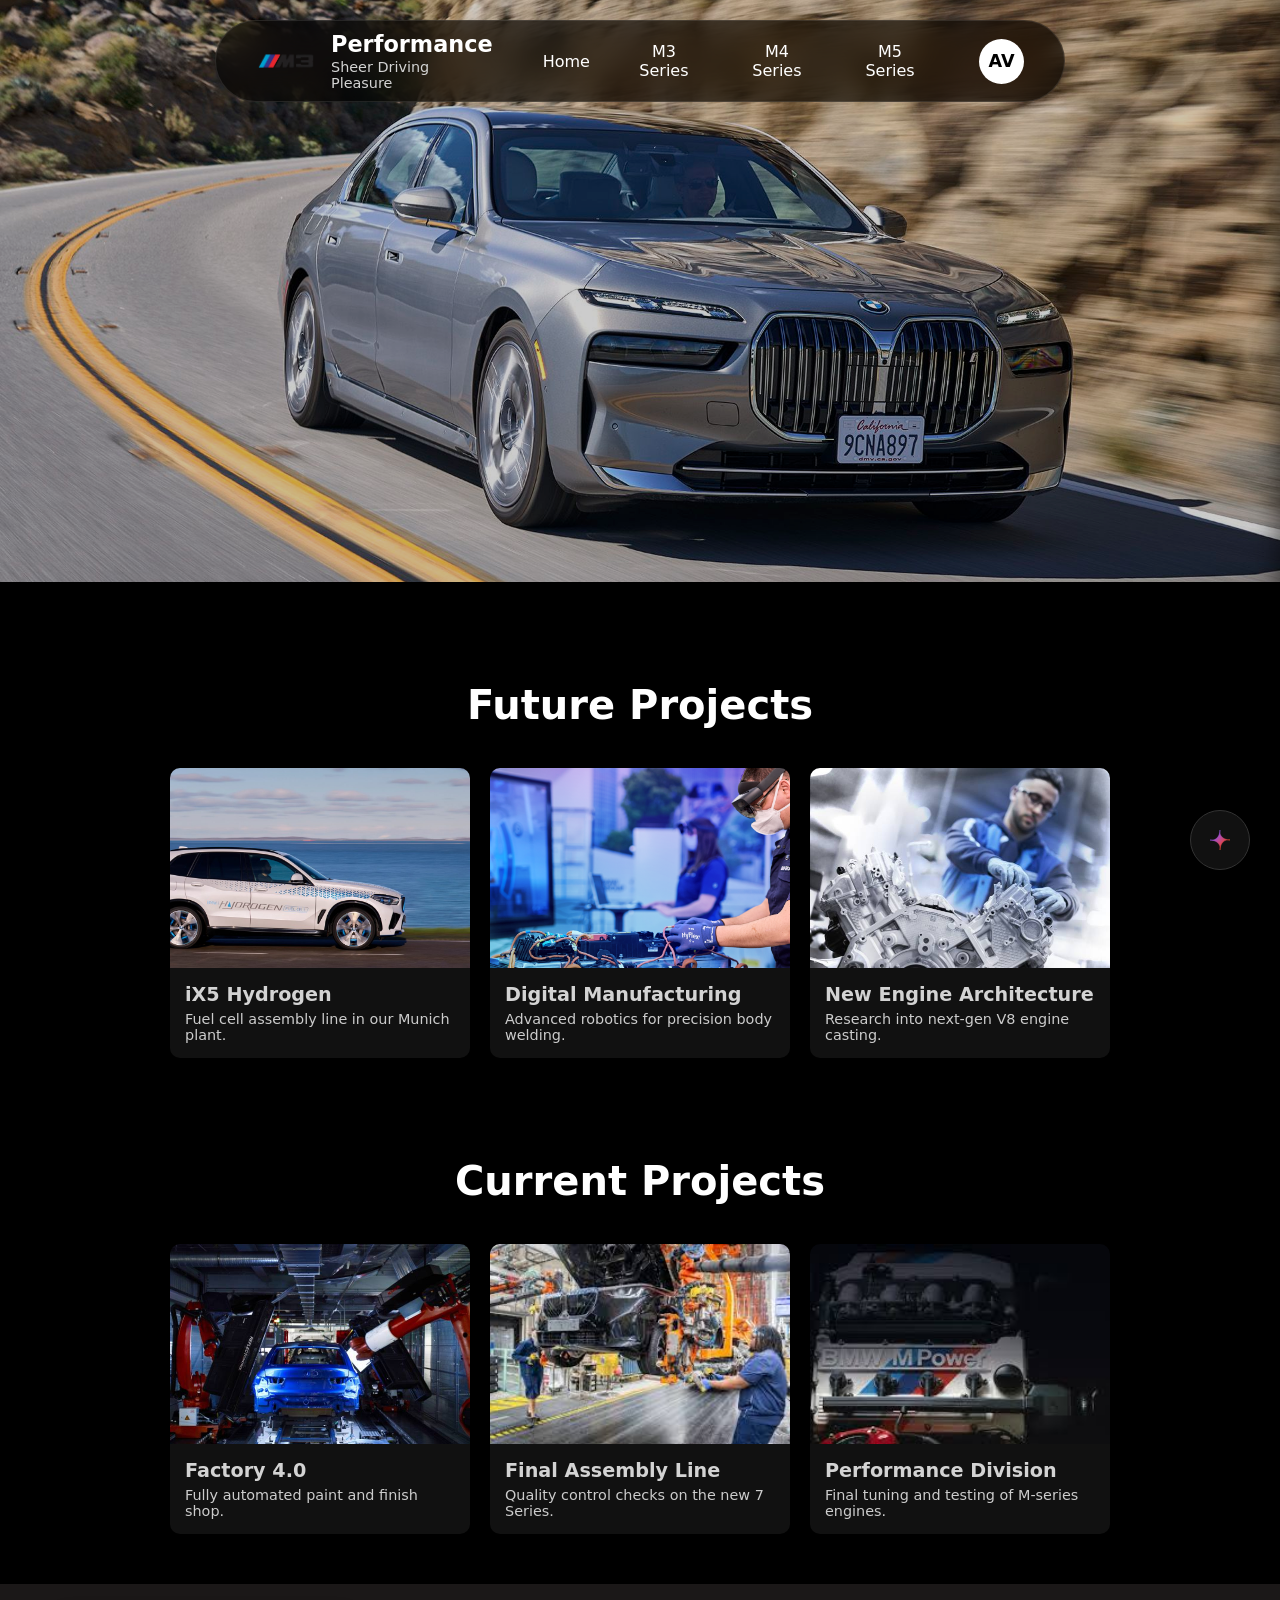
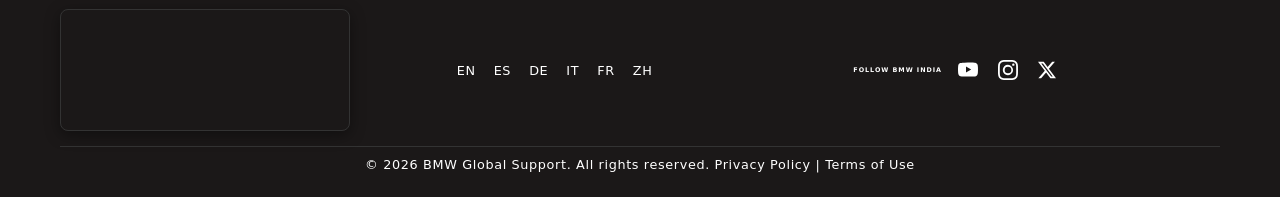
<file: gallery_HTML.html>
<!DOCTYPE html>
<html lang="en">
<head>
    <meta charset="UTF-8">
    <meta name="viewport" content="width=device-width, initial-scale=1.0">
    <title>BMW Gallery</title>
    <link rel="icon" href="BMW-logo2.png" type="image/x-icon">
    <link rel="stylesheet" href="gallery_CSS.css">
    
    
</head>

<body class="overflow-x-hidden">

    <div id="preloader">
        <div class="preloader-content">
            <img src="BMW-logo2.png" alt="BMW Logo" class="loader-logo">
            <div class="waving-dots">
                <span></span>
                <span></span>
                <span></span>
            </div>
        </div>
    </div>
    
    <header class="w-full">
        <nav class="flex flex-wrap md:flex-nowrap items-center justify-between w-full px-4 py-3 gap-4">
            <div class="left-section flex items-center gap-3">
                <a class="back-button-container shrink-0" id="backButton" href="index.html">
                    <img src="stripes-2.png" alt="BMW Logo">
                </a>
                <div class="brand-text flex flex-col">
                    <span class="main-brand-name" data-key="brand_main">Performance</span>
                    <span class="sub-brand-name" data-key="brand_sub">Sheer Driving Pleasure</span>
                </div>
            </div>

            <div class="rightnav w-full md:w-auto overflow-x-auto pb-2 md:pb-0">
                <ul class="navcontent flex items-center gap-4 sm:gap-6 md:gap-8 whitespace-nowrap px-1">
                    <li><a href="index.html" data-key="nav_home">Home</a></li>

                    <li class="frustration">
                        <a class="morefrustration" href="javascript:void(0)" data-key="nav_m3">M3 Series</a>
                        <div class="frustration1">
                            <a href="#" data-key="m3_G80">G80</a>
                            <a href="#" data-key="m3_Competition_xDrive">Competition xDrive</a>
                            <a href="G81_HTML.html" data-key="m3_G81">G81</a>
                            <a href="#" data-key="m3_CS_Club_Sport">CS (Club Sport)</a>
                            <a href="#" data-key="m3_CS_Handschalter">CS (Handschalter)</a>
                        </div>
                    </li>

                    <li class="frustration">
                        <a class="morefrustration" href="javascript:void(0)" data-key="nav_m4">M4 Series</a>
                        <div class="frustration1">
                            <a href="#" data-key="m4_competition">M4 Competition</a>
                            <a href="#" data-key="m4_xdrive">M4 Competition with M xDrive</a>
                            <a href="#" data-key="m4_cs">M4 CS</a>
                            <a href="#" data-key="m4_csl">M4 CSL</a>
                            <a href="#" data-key="m4_coupe">M4 Coupe</a>
                        </div>
                    </li>

                    <li class="frustration">
                        <a class="morefrustration" href="javascript:void(0)" data-key="nav_m5">M5 Series</a>
                        <div class="frustration1">
                            <a href="#" data-key="m5_e28">E28 M5 (1985-1988)</a>
                            <a href="#" data-key="m5_e34">E34 M5 (1988-1995)</a>
                            <a href="#" data-key="m5_e39_1">E39 M5 (1998-2003)</a>
                            <a href="#" data-key="m5_e39_2">E39 M5 (1998-2003)</a>
                            <a href="#" data-key="m5_e39_3">E39 M5 (1998-2003)</a>
                        </div>
                    </li>
                </ul>
            </div>
            
            <div class="avatar-dropdown-wrapper shrink-0">
                <div class="user-avatar" id="avatarTrigger">
                   <span class="avatar-text" data-key="user_avatar">AV</span>
                </div>

                <div class="avatar-menu-panel" id="avatarDropdown">
                    <a href="login_HTML.html" id="loginLink">🔐 Authenticate Login</a>
                    <a href="registration.html" id="registerLink">📝 Register Profile</a>
                    
                    <div id="driverHeader" class="driver-profile-header" style="display: none;">
                        DRIVER: <span id="dropdownUsername">Guest</span>
                    </div>
                    <a href="#settings" id="settingsLink" style="display: none;">⚙️ System Settings</a>
                    <a href="#" id="deleteAccountBtn" class="delete-profile-link" style="display: none;">⚠️ Delete Profile</a>
                    <a href="#" id="logoutBtn" class="logout-link" style="display: none;">🚪 Logout Driver</a>
                </div>
            </div>
        </nav>
    </header>

    <main class="w-full px-4 max-w-7xl mx-auto pt-6">
        <div class="slideshow-container w-full relative overflow-hidden rounded-2xl shadow-xl">
            <img src="gallery-3.jpg" alt="BMW interior" class="slideshow-image active" data-info="A glimpse inside the new M4 interior.">
            <img src="gallery-1.jpg" alt="BMW exterior" class="slideshow-image" data-info="The sleek exterior of the i7 electric sedan.">
            <img src="gallery-2.jpg" alt="BMW engine" class="slideshow-image" data-info="The powerful B58 inline-six engine in action.">
            <img src="moody.jpg" alt="BMW concept" class="slideshow-image" data-info="A futuristic vision of the BMW Neue Klasse concept.">
            
            <div class="image-info" id="imageInfo"></div>
        </div>
        
        <section class="projects-section mt-16">
            <h2 class="text-2xl sm:text-3xl font-bold mb-6" data-key="future_projects">Future Projects</h2>
            
            <div class="projects-container grid grid-cols-1 md:grid-cols-2 lg:grid-cols-3 gap-6 w-full">
                
                <div class="project-card w-full">
                    <img src="hydrogen.jpeg" alt="Factory assembly line" class="w-full h-48 object-cover">
                    <div class="project-info">
                        <a href="https://www.bmwgroup.com/en/news/general/2023/BMWiX5Hydrogen.html" class="link-part2">
                            <h3 data-key="project_ix5_title">iX5 Hydrogen</h3>
                            <p data-key="project_ix5_desc">Fuel cell assembly line in our Munich plant.</p>
                        </a>
                    </div>
                </div>
                
                <div class="project-card w-full">
                    <img src="ifactory.png" alt="Robot arm in action" class="w-full h-48 object-cover">
                    <div class="project-info">
                        <a href="https://www.bmwgroup.com/en/news/general/2022/bmw-ifactory-digital.html" class="link-part2">
                            <h3 data-key="project_digital_title">Digital Manufacturing</h3>
                            <p data-key="project_digital_desc">Advanced robotics for precision body welding.</p>
                        </a>
                    </div>
                </div>
                
                <div class="project-card w-full md:col-span-2 lg:col-span-1">
                    <img src="v8.jpg" alt="Engine block casting" class="w-full h-48 object-cover">
                    <div class="project-info">
                        <a href="https://www.press.bmwgroup.com/global/article/detail/T0283643EN/the-v8-power-unit-for-the-new-bmw-8-series-coupe:-a-masterpiece-from-the-munich-engine-plant?language=en" class="link-part2">
                            <h3 data-key="project_v8_title">New Engine Architecture</h3>
                            <p data-key="project_v8_desc">Research into next-gen V8 engine casting.</p>
                        </a>
                    </div>
                </div>
                
            </div>
        </section>

        <section class="projects-section mt-16">
            <h2 class="text-2xl sm:text-3xl font-bold mb-6" data-key="current_projects">Current Projects</h2>
            
            <div class="projects-container grid grid-cols-1 md:grid-cols-2 lg:grid-cols-3 gap-6 w-full">
                
                <div class="project-card w-full">
                    <img src="automated paint.jpg" alt="Automated paint shop" class="w-full h-48 object-cover">
                    <div class="project-info">
                        <a href="https://www.press.bmwgroup.com/global/article/detail/T0411621EN/automated-surface-processing-at-bmw-group-plant-regensburg-%E2%80%93-trio-of-digital-paint-shop-processes?language=en" class="link-part2">
                            <h3 data-key="project_factory_title">Factory 4.0</h3>
                            <p data-key="project_factory_desc">Fully automated paint and finish shop.</p>
                        </a>
                    </div>
                </div>
                
                <div class="project-card w-full">
                    <img src="final assembly.jpg" alt="Final quality check" class="w-full h-48 object-cover">
                    <div class="project-info">
                        <a href="https://www.bmwgroup-werke.com/en/produktion/vehicle-production.html" class="link-part2">
                            <h3 data-key="project_assembly_title">Final Assembly Line</h3>
                            <p data-key="project_assembly_desc">Quality control checks on the new 7 Series.</p>
                        </a>
                    </div>
                </div>
                
                <div class="project-card w-full md:col-span-2 lg:col-span-1">
                    <img src="m-series.jpg" alt="Engine block on a stand" class="w-full h-48 object-cover">
                    <div class="project-info">
                        <a href="https://www.bmw-m.com/en/topics/magazine-article-pool/bmw-m-engines.html" class="link-part2">
                            <h3 data-key="project_m_title">Performance Division</h3>
                            <p data-key="project_m_desc">Final tuning and testing of M-series engines.</p>
                        </a>
                    </div>
                </div>
                
            </div>
        </section>

        <section class="second">
    <!-- Main Content Row (All aligned on a single axis) -->
    <div class="footer-skits-row">
        
        <!-- LEFT ELEMENT: The Diagnostic Map -->
        <div class="footer-left-item">
            <div class="bmw-map-container">
                <iframe 
                    src="https://www.google.com/maps/embed?pb=!1m16!1m12!1m3!1d117758.85040182745!2d75.79427027581971!3d22.72956275215014!2m3!1f0!2f0!3f0!3m2!1i1024!2i768!4f13.1!2m1!1sBMW%20Showroom%20and%20Service%20Indore!5e0!3m2!1sen!2sin!4v1720831600000!5m2!1sen!2sin" 
                    allowfullscreen="" 
                    loading="lazy" 
                    referrerpolicy="no-referrer-when-downgrade">
                </iframe>
            </div>
        </div>

        <!-- CENTER ELEMENT: Language Selector & Privacy Links underneath -->
        <div class="footer-center-item">
            <nav class="main-navbar">
                <ul class="navcontent-2">
                    <li><a href="#" data-lang="en">EN</a></li>
                    <li><a href="#" data-lang="es">ES</a></li>
                    <li><a href="#" data-lang="de">DE</a></li>
                    <li><a href="#" data-lang="it">IT</a></li>
                    <li><a href="#" data-lang="fr">FR</a></li>
                    <li><a href="#" data-lang="zh">ZH</a></li>
                </ul>
            </nav>
            
        </div>

        <!-- RIGHT ELEMENT: Social Media Handles -->
        <div class="footer-right-item">
            <div class="footer-social-container">
                <span class="footer-brand-text">Follow BMW India</span>
                <div class="social-icons-wrapper">
                    <a href="https://www.youtube.com/user/bmwindia" target="_blank" rel="noopener noreferrer" class="social-link-icon" aria-label="BMW India YouTube">
                        <svg xmlns="http://www.w3.org/2000/svg" width="20" height="20" fill="currentColor" viewBox="0 0 16 16">
                            <path d="M8.051 1.999h.089c.822.003 4.987.033 6.11.335a2.01 2.01 0 0 1 1.415 1.42c.101.38.172.883.22 1.402l.01.104.022.26.008.104c.065.914.073 1.77.074 1.957v.075c-.001.194-.01 1.108-.082 2.06l-.008.105-.009.104c-.05.572-.124 1.14-.235 1.558a2.01 2.01 0 0 1-1.415 1.42c-1.16.312-5.569.334-6.18.335h-.142c-.309 0-1.587-.006-2.927-.052l-.17-.006-.087-.004-.171-.007-.171-.007c-1.11-.049-2.167-.128-2.654-.26a2.01 2.01 0 0 1-1.415-1.419c-.111-.417-.185-.986-.235-1.558L.09 9.82l-.008-.104A31 31 0 0 1 0 7.68v-.123c.002-.215.01-.958.064-1.778l.007-.103.003-.052.008-.104.022-.26c.047-.519.119-1.023.22-1.402a2.01 2.01 0 0 1 1.415-1.42c.487-.13 1.544-.21 2.654-.26l.17-.007.172-.006.086-.003.171-.007A100 100 0 0 1 7.858 2zM6.4 5.209v4.818l4.157-2.408z"/>
                        </svg>
                    </a>
                    <a href="https://www.instagram.com/bmwindia_official/" target="_blank" rel="noopener noreferrer" class="social-link-icon" aria-label="BMW India Instagram">
                        <svg xmlns="http://www.w3.org/2000/svg" width="20" height="20" fill="currentColor" viewBox="0 0 16 16">
                            <path d="M8 0C5.829 0 5.556.01 4.703.048 3.85.088 3.269.222 2.76.42a3.9 3.9 0 0 0-1.417.923A3.9 3.9 0 0 0 .42 2.76C.222 3.268.087 3.85.048 4.7.01 5.555 0 5.827 0 8.001c0 2.172.01 2.444.048 3.297.04.852.174 1.433.372 1.942.205.526.478.972.923 1.417.444.445.89.719 1.416.923.51.198 1.09.333 1.942.372C5.555 15.99 5.827 16 8 16s2.444-.01 3.298-.048c.851-.04 1.434-.174 1.943-.372a3.9 3.9 0 0 0 1.416-.923c.445-.445.718-.891.923-1.417.197-.509.332-1.09.372-1.942C15.99 10.445 16 10.173 16 8s-.01-2.444-.048-3.298c-.04-.851-.175-1.433-.372-1.941a3.9 3.9 0 0 0-.923-1.417A3.9 3.9 0 0 0 13.24.42c-.51-.198-1.092-.333-1.943-.372C10.443.01 10.172 0 7.998 0zm-.717 1.442h.718c2.136 0 2.389.007 3.232.046.78.035 1.204.166 1.486.275.373.145.64.319.92.599s.453.546.598.92c.11.281.24.705.275 1.485.039.843.047 1.096.047 3.231s-.008 2.389-.047 3.232c-.035.78-.166 1.203-.275 1.485a2.5 2.5 0 0 1-.599.919c-.28.28-.546.453-.92.598-.28.11-.704.24-1.485.276-.843.038-1.096.047-3.232.047s-2.39-.009-3.233-.047c-.78-.036-1.203-.166-1.485-.276a2.5 2.5 0 0 1-.92-.598 2.5 2.5 0 0 1-.6-.92c-.109-.281-.24-.705-.275-1.485-.038-.843-.046-1.096-.046-3.233s.008-2.388.046-3.231c.036-.78.166-1.204.276-1.486.145-.373.319-.64.599-.92.28-.28.546-.453.92-.598.282-.11.705-.24 1.485-.276.738-.034 1.024-.044 2.515-.045zm4.988 1.328a.96.96 0 1 0 0 1.92.96.96 0 0 0 0-1.92m-4.27 1.122a4.109 4.109 0 1 0 0 8.217 4.109 4.109 0 0 0 0-8.217m0 1.441a2.667 2.667 0 1 1 0 5.334 2.667 2.667 0 0 1 0-5.334"/>
                        </svg>
                    </a>
                    <a href="https://x.com/bmwindia" target="_blank" rel="noopener noreferrer" class="social-link-icon" aria-label="BMW India X">
                        <svg xmlns="http://www.w3.org/2000/svg" width="18" height="18" fill="currentColor" viewBox="0 0 16 16">
                            <path d="M12.6.75h2.454l-5.36 6.142L16 15.25h-4.937l-3.867-5.07-4.425 5.07H.316l5.733-6.57L0 .75h5.063l3.495 4.633L12.601.75Zm-.86 13.028h1.36L4.323 2.145H2.865z"/>
                        </svg>
                    </a>
                </div>
            </div>
        </div>
    </div>

    <!-- NEW ROW: Full-width clean copyright summary on the next line -->
    <div class="footer-copyright-row">
        <p>&copy; 2026 BMW Global Support. All rights reserved. <a href="#">Privacy Policy</a> | <a href="#">Terms of Use</a></p>
    </div>
</section>
        <!-- Reusable Gemini Gradient Definition Panel (Invisible) -->
                <svg style="width:0; height:0; position:absolute;" aria-hidden="true" focusable="false">
                    <linearGradient id="geminiGradient" x1="0%" y1="0%" x2="100%" y2="100%">
                        <stop offset="0%" stop-color="#4285F4" />
                        <stop offset="30%" stop-color="#9B51E0" />
                        <stop offset="70%" stop-color="#E94235" />
                        <stop offset="100%" stop-color="#F9AB00" />
                    </linearGradient>
                </svg>

        <!-- Floating Action Button (FAB) -->
                <button id="bmwAiToggleBtn" onclick="toggleBmwSidePanel()">
                    <!-- Gemini Sparkle SVG Logo -->
                    <svg class="gemini-logo-icon" width="24" height="24" viewBox="0 0 24 24" fill="none" xmlns="http://www.w3.org/2000/svg">
                        <path d="M12 2C12 2 12 7 9 10C6 13 2 12 2 12C2 12 7 12 10 15C13 18 12 22 12 22C12 22 12 17 15 14C18 11 22 12 22 12C22 12 17 12 14 9C11 6 12 2 12 2Z"/>
                    </svg>
                </button>

        <!-- Smooth Sliding VS Code-style Side Panel -->
                <div id="bmwAiSidePanel">

                    <!-- Panel Header -->
                    <div class="panel-header">
                        <div class="brand-wrapper">
                            <!-- Header Gemini Sparkle SVG Logo -->
                            <svg class="gemini-logo-icon" width="18" height="18" viewBox="0 0 24 24" fill="none" xmlns="http://www.w3.org/2000/svg">
                                <path d="M12 2C12 2 12 7 9 10C6 13 2 12 2 12C2 12 7 12 10 15C13 18 12 22 12 22C12 22 12 17 15 14C18 11 22 12 22 12C22 12 17 12 14 9C11 6 12 2 12 2Z"/>
                            </svg>
                            <h3>BMW GLOBAL SUPPORT AI</h3>
                        </div>
                        <!-- Close Button -->
                        <button class="close-btn" onclick="toggleBmwSidePanel()">&times;</button>
                    </div>
                        
                    <!-- Panel Content Area -->
                    <div class="panel-content">
                        <p class="panel-description">Input telemetry details or vehicle accident characteristics to generate a real-time safety baseline assessment.</p>
        
                        <div class="output-container">
                            <strong class="label-heading">Diagnostic Output:</strong>
                            <div id="aiOutputView">System standing by. Awaiting input report...</div>
                        </div>
                    </div>

                        
                    <!-- Panel Input Footer -->
                    <div class="panel-footer">
                        <textarea id="userDamageReport" placeholder="Describe vehicle impact, dashboard alerts, or component cracks..."></textarea>
                        <button class="analyze-btn" onclick="runSystemCheck()">Analyze Telemetry</button>
                    </div>
                </div>
    </main>

    <script src="gallery_Javascript.js"></script>
    <script src="translate.js"></script>
    <script src="dropdown.js"></script>
    <script src="auth.js"></script>
</body>
</html>
</file>
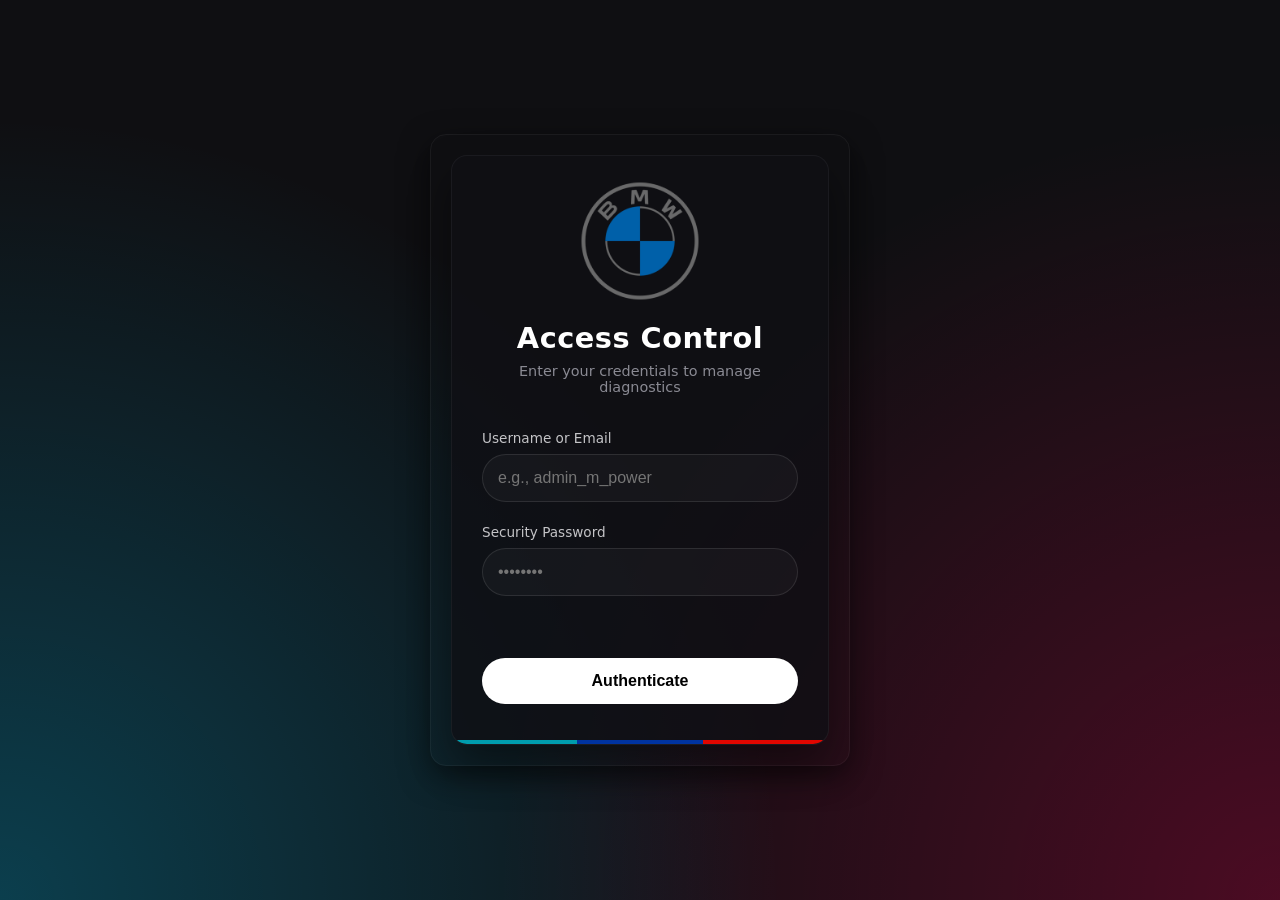
<file: login_HTML.html>
<!DOCTYPE html>
<html lang="en">
<head>
    <meta charset="UTF-8">
    <meta name="viewport" content="width=device-width, initial-scale=1.0">
    <title>M-Performance Support | Login</title>
    <link rel="icon" href="BMW-logo2.png" type="image/x-icon">
    <link rel="stylesheet" href="login_CSS.css">
</head>
<body>

    <div class="login-container">
        <div class="login-card">
            <div class="login-header">
                <img src="BMW-logo2.png" alt="BMW Logo" class="login-logo">
                <h2>Access Control</h2>
                <p>Enter your credentials to manage diagnostics</p>
            </div>

            <form id="loginForm">
                <div class="input-group">
                    <label for="username">Username or Email</label>
                    <input type="text" id="username" required autocomplete="off" placeholder="e.g., admin_m_power">
                </div>

                <div class="input-group">
                    <label for="password">Security Password</label>
                    <input type="password" id="password" required placeholder="••••••••">
                </div>

                <button type="submit" class="login-btn">Authenticate</button>
            </form>

            <div class="m-stripes-divider"></div>
        </div>
    </div>
    <div id="custom-alert" class="hidden-modal">
    <div class="modal-content">
        <h3 style="color: #ff4d4d; margin-bottom: 10px;">Access Denied</h3>
        <p>Invalid Access Control credentials.</p>
        <button onclick="closeAlert()" class="modal-btn">Acknowledge</button>
    </div>
</div>
<script src="auth.js"></script>
</body>
</html>
</file>
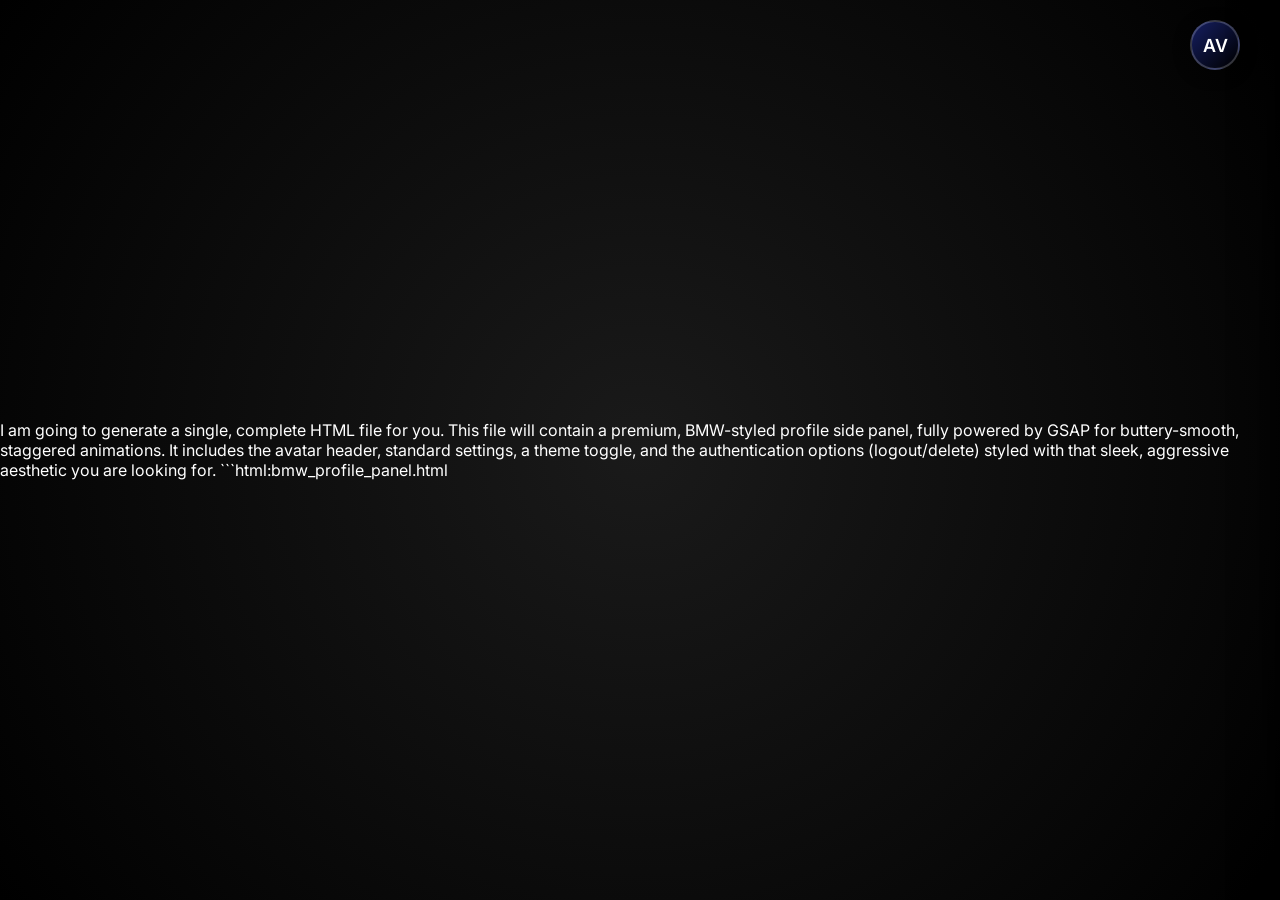
<file: preview-2.html>
I am going to generate a single, complete HTML file for you. This file will contain a premium, BMW-styled profile side panel, fully powered by GSAP for buttery-smooth, staggered animations.

It includes the avatar header, standard settings, a theme toggle, and the authentication options (logout/delete) styled with that sleek, aggressive aesthetic you are looking for.

```html:bmw_profile_panel.html
<!DOCTYPE html>
<html lang="en">
<head>
    <meta charset="UTF-8">
    <meta name="viewport" content="width=device-width, initial-scale=1.0">
    <title>BMW Premium Profile Panel</title>
    
    <!-- Google Fonts for a sleek, automotive look -->
    <link href="https://fonts.googleapis.com/css2?family=Inter:wght@300;400;600;700&display=swap" rel="stylesheet">
    
    <!-- FontAwesome for Icons -->
    <link rel="stylesheet" href="https://cdnjs.cloudflare.com/ajax/libs/font-awesome/6.4.0/css/all.min.css">

    <!-- GSAP Core Library -->
    <script src="https://cdnjs.cloudflare.com/ajax/libs/gsap/3.12.2/gsap.min.js"></script>

    <style>
        /* ==========================================================================
           1. BASE STYLES & RESET
           ========================================================================== */
        * {
            margin: 0;
            padding: 0;
            box-sizing: border-box;
            font-family: 'Inter', sans-serif;
        }

        body {
            background-color: #0a0a0a;
            color: #ffffff;
            height: 100vh;
            display: flex;
            justify-content: center;
            align-items: center;
            overflow: hidden;
            background-image: radial-gradient(circle at 50% 50%, #1a1a1a 0%, #000000 100%);
        }

        /* Mock main navigation bar just to hold the trigger button */
        .mock-navbar {
            position: absolute;
            top: 0;
            left: 0;
            width: 100%;
            padding: 20px 40px;
            display: flex;
            justify-content: flex-end;
            z-index: 10;
        }

        /* Avatar Trigger Button on the main page */
        .avatar-trigger {
            width: 50px;
            height: 50px;
            border-radius: 50%;
            background: linear-gradient(135deg, #151e60 0%, #000000 100%);
            border: 2px solid rgba(255, 255, 255, 0.2);
            color: #fff;
            font-weight: 600;
            font-size: 18px;
            display: flex;
            justify-content: center;
            align-items: center;
            cursor: pointer;
            transition: all 0.3s ease;
            box-shadow: 0 4px 15px rgba(0, 0, 0, 0.5);
        }

        .avatar-trigger:hover {
            border-color: #e32322; /* BMW M Red accent on hover */
            transform: scale(1.05);
        }

        /* ==========================================================================
           2. OVERLAY & PANEL STRUCTURE
           ========================================================================== */
        
        /* The dark overlay that fades in behind the panel */
        .panel-overlay {
            position: fixed;
            top: 0;
            left: 0;
            width: 100vw;
            height: 100vh;
            background: rgba(0, 0, 0, 0.6);
            backdrop-filter: blur(5px);
            -webkit-backdrop-filter: blur(5px);
            z-index: 9998;
            opacity: 0;
            visibility: hidden; /* Handled by GSAP */
        }

        /* The Main Side Panel */
        .profile-panel {
            position: fixed;
            top: 0;
            right: 0;
            width: 100%;
            max-width: 400px;
            height: 100vh;
            background: rgba(15, 15, 15, 0.95);
            backdrop-filter: blur(20px);
            -webkit-backdrop-filter: blur(20px);
            border-left: 1px solid rgba(255, 255, 255, 0.1);
            z-index: 9999;
            display: flex;
            flex-direction: column;
            box-shadow: -10px 0 30px rgba(0, 0, 0, 0.8);
            
            /* Hidden state for GSAP to animate from */
            transform: translateX(100%); 
        }

        /* BMW M-Color Gradient Strip at the top */
        .profile-panel::before {
            content: '';
            position: absolute;
            top: 0;
            left: 0;
            width: 100%;
            height: 4px;
            background: linear-gradient(90deg, #84d6fa 0%, #151e60 50%, #e32322 100%);
        }

        /* ==========================================================================
           3. PANEL HEADER (Avatar & User Info)
           ========================================================================== */
        .panel-header {
            padding: 40px 30px 30px;
            display: flex;
            align-items: center;
            gap: 20px;
            border-bottom: 1px solid rgba(255, 255, 255, 0.05);
            position: relative;
        }

        .close-btn {
            position: absolute;
            top: 20px;
            right: 25px;
            background: transparent;
            border: none;
            color: rgba(255, 255, 255, 0.5);
            font-size: 24px;
            cursor: pointer;
            transition: color 0.3s;
        }

        .close-btn:hover {
            color: #fff;
        }

        .avatar-large {
            width: 70px;
            height: 70px;
            border-radius: 50%;
            background: #222;
            border: 2px solid rgba(255, 255, 255, 0.8);
            color: #fff;
            font-size: 24px;
            font-weight: 700;
            display: flex;
            justify-content: center;
            align-items: center;
            flex-shrink: 0;
            /* If they have a photo, it would go here as an img tag or background-image */
        }

        .user-info h2 {
            font-size: 20px;
            font-weight: 600;
            letter-spacing: -0.5px;
            margin-bottom: 4px;
        }

        .user-info p {
            font-size: 13px;
            color: rgba(255, 255, 255, 0.5);
            font-weight: 300;
            letter-spacing: 0.5px;
        }

        /* ==========================================================================
           4. MENU LIST (Navigation Options)
           ========================================================================== */
        .panel-content {
            flex-grow: 1;
            padding: 30px;
            overflow-y: auto;
        }

        /* Custom Scrollbar for sleekness */
        .panel-content::-webkit-scrollbar { width: 6px; }
        .panel-content::-webkit-scrollbar-track { background: transparent; }
        .panel-content::-webkit-scrollbar-thumb { background: rgba(255,255,255,0.2); border-radius: 10px; }

        .menu-list {
            list-style: none;
            display: flex;
            flex-direction: column;
            gap: 10px;
        }

        .menu-item {
            display: flex;
            align-items: center;
            gap: 15px;
            padding: 15px 20px;
            border-radius: 12px;
            color: rgba(255, 255, 255, 0.8);
            text-decoration: none;
            font-size: 15px;
            font-weight: 400;
            cursor: pointer;
            transition: all 0.3s ease;
            background: transparent;
            border: 1px solid transparent;
        }

        .menu-item i {
            font-size: 18px;
            width: 24px;
            text-align: center;
            color: rgba(255, 255, 255, 0.4);
            transition: color 0.3s ease;
        }

        .menu-item:hover {
            background: rgba(255, 255, 255, 0.03);
            border-color: rgba(255, 255, 255, 0.1);
            color: #fff;
            transform: translateX(5px); /* Subtle physical hover push */
        }

        .menu-item:hover i {
            color: #84d6fa; /* BMW Cyan accent on hover */
        }

        .menu-divider {
            height: 1px;
            background: rgba(255, 255, 255, 0.05);
            margin: 15px 0;
        }

        /* Special Toggle Switch styling for Theme */
        .theme-toggle-container {
            display: flex;
            justify-content: space-between;
            align-items: center;
            width: 100%;
        }

        .toggle-switch {
            width: 40px;
            height: 22px;
            background: rgba(255,255,255,0.2);
            border-radius: 20px;
            position: relative;
            cursor: pointer;
        }

        .toggle-switch::after {
            content: '';
            position: absolute;
            top: 2px;
            left: 2px;
            width: 18px;
            height: 18px;
            background: #fff;
            border-radius: 50%;
            transition: 0.3s;
        }
        /* Active state for toggle (mocking dark mode active) */
        .toggle-switch.active { background: #84d6fa; }
        .toggle-switch.active::after { transform: translateX(18px); }

        /* ==========================================================================
           5. PANEL FOOTER (Destructive Actions)
           ========================================================================== */
        .panel-footer {
            padding: 30px;
            border-top: 1px solid rgba(255, 255, 255, 0.05);
            display: flex;
            flex-direction: column;
            gap: 15px;
        }

        .action-btn {
            width: 100%;
            padding: 16px;
            border-radius: 12px;
            font-size: 14px;
            font-weight: 600;
            cursor: pointer;
            display: flex;
            justify-content: center;
            align-items: center;
            gap: 10px;
            border: none;
            transition: all 0.3s ease;
        }

        .btn-logout {
            background: rgba(255, 255, 255, 0.05);
            color: #fff;
            border: 1px solid rgba(255, 255, 255, 0.1);
        }

        .btn-logout:hover {
            background: rgba(255, 255, 255, 0.1);
        }

        .btn-delete {
            background: transparent;
            color: #e32322; /* BMW Red */
            border: 1px solid rgba(227, 35, 34, 0.3);
        }

        .btn-delete:hover {
            background: rgba(227, 35, 34, 0.1);
            border-color: #e32322;
        }

    </style>
</head>
<body>

    <!-- MOCK NAVBAR WITH TRIGGER BUTTON -->
    <nav class="mock-navbar">
        <button id="avatarTrigger" class="avatar-trigger">AV</button>
    </nav>

    <!-- OVERLAY -->
    <div id="panelOverlay" class="panel-overlay"></div>

    <!-- PROFILE PANEL -->
    <aside id="profilePanel" class="profile-panel">
        
        <!-- HEADER -->
        <div class="panel-header">
            <button id="closeBtn" class="close-btn"><i class="fa-solid fa-xmark"></i></button>
            <div class="avatar-large">AV</div>
            <div class="user-info">
                <h2 class="animate-item">Avinash Vyas</h2>
                <p class="animate-item">BMW ID: 8492-M-DEV</p>
            </div>
        </div>

        <!-- CONTENT MENU -->
        <div class="panel-content">
            <ul class="menu-list">
                <!-- We apply 'animate-item' to elements we want GSAP to stagger -->
                <li class="menu-item animate-item">
                    <i class="fa-solid fa-user"></i>
                    <span>Profile & Account</span>
                </li>
                <li class="menu-item animate-item">
                    <i class="fa-solid fa-car"></i>
                    <span>My Garage</span>
                </li>
                <li class="menu-item animate-item">
                    <i class="fa-solid fa-bell"></i>
                    <span>Notifications</span>
                </li>
                
                <div class="menu-divider animate-item"></div>
                
                <!-- THEME TOGGLE -->
                <li class="menu-item animate-item" onclick="document.getElementById('themeToggle').classList.toggle('active')">
                    <div class="theme-toggle-container">
                        <div style="display: flex; align-items: center; gap: 15px;">
                            <i class="fa-solid fa-moon"></i>
                            <span>Dark Theme</span>
                        </div>
                        <div id="themeToggle" class="toggle-switch active"></div>
                    </div>
                </li>

                <li class="menu-item animate-item">
                    <i class="fa-solid fa-shield-halved"></i>
                    <span>Privacy & Data</span>
                </li>
                <li class="menu-item animate-item">
                    <i class="fa-solid fa-headset"></i>
                    <span>BMW Support</span>
                </li>
            </ul>
        </div>

        <!-- FOOTER ACTIONS -->
        <div class="panel-footer">
            <button class="action-btn btn-logout animate-item">
                <i class="fa-solid fa-arrow-right-from-bracket"></i> Log Out
            </button>
            <button class="action-btn btn-delete animate-item">
                <i class="fa-solid fa-trash"></i> Delete Account
            </button>
        </div>
    </aside>

    <!-- GSAP ANIMATION LOGIC -->
    <script>
        document.addEventListener("DOMContentLoaded", () => {
            
            // 1. Select DOM Elements
            const triggerBtn = document.getElementById('avatarTrigger');
            const closeBtn = document.getElementById('closeBtn');
            const overlay = document.getElementById('panelOverlay');
            const panel = document.getElementById('profilePanel');
            const animateItems = document.querySelectorAll('.animate-item'); // All list items, titles, buttons

            // 2. Setup GSAP Timeline
            // paused: true means it won't run until we explicitly call play()
            const panelTimeline = gsap.timeline({ paused: true, reversed: true });

            // Step 1: Fade in the dark overlay
            panelTimeline.to(overlay, {
                autoAlpha: 1, // GSAP smart property that handles opacity and visibility: visible/hidden
                duration: 0.3,
                ease: "power2.inOut"
            }, 0); // The '0' means start exactly at the beginning of the timeline

            // Step 2: Slide the panel in from the right
            panelTimeline.to(panel, {
                x: "0%", 
                duration: 0.5,
                ease: "power3.out" // A very smooth, premium deceleration curve
            }, 0); // Start at the same time as the overlay

            // Step 3: Stagger the items inside the panel (Slide up and fade in)
            panelTimeline.from(animateItems, {
                y: 30, // Start 30px lower
                opacity: 0, // Start invisible
                duration: 0.4,
                stagger: 0.05, // 0.05 seconds between each item animating
                ease: "power2.out"
            }, 0.2); // Start this animation 0.2 seconds AFTER the timeline begins

            // 3. Logic to Play / Reverse the animation
            function togglePanel() {
                // If the timeline is currently reversed (closed), play it forward (open)
                if (panelTimeline.reversed()) {
                    panelTimeline.play();
                } else {
                    // Otherwise, play it backwards (close)
                    panelTimeline.reverse();
                }
            }

            // 4. Attach Event Listeners
            triggerBtn.addEventListener('click', togglePanel);
            closeBtn.addEventListener('click', togglePanel);
            
            // Allow clicking the dark background to close the panel
            overlay.addEventListener('click', togglePanel);
        });
    </script>
</body>
</html>
</file>
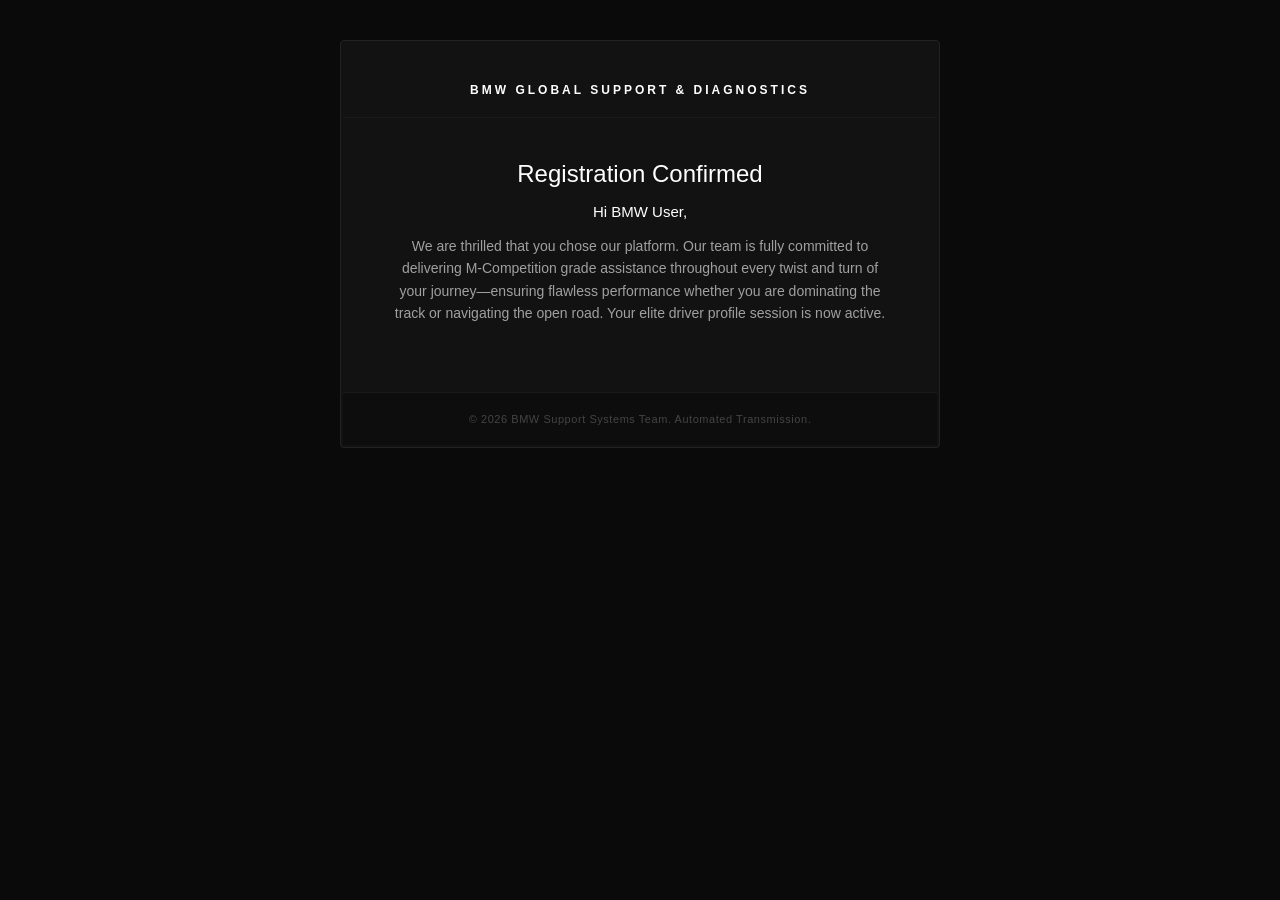
<file: preview.html>
<!DOCTYPE html>
        <html>
        <head>
            <meta charset="UTF-8">
            <meta name="viewport" content="width=device-width, initial-scale=1.0">
        </head>
        <body style="margin: 0; padding: 0; background-color: #0a0a0a; font-family: 'Helvetica Neue', Arial, sans-serif;">
            <table width="100%" border="0" cellspacing="0" cellpadding="0" style="background-color: #0a0a0a; padding: 40px 20px;">
                <tr>
                    <td align="center">
                        <table width="100%" style="max-width: 600px; background-color: #121212; border: 1px solid #222222; border-radius: 4px; overflow: hidden;">
                            
                            <!-- Premium Header -->
                            <tr>
                                <td align="center" style="padding: 40px 40px 20px 40px; border-bottom: 1px solid #1a1a1a;">
                                    <div style="font-size: 12px; font-weight: 700; letter-spacing: 0.25em; color: #ffffff; text-transform: uppercase;">
                                        BMW GLOBAL SUPPORT & DIAGNOSTICS
                                    </div>
                                </td>
                            </tr>

                            <!-- Content Section -->
                            <tr>
                                <td style="padding: 40px 50px;">
                                    <h1 style="margin: 0 0 15px 0; font-size: 24px; font-weight: 300; color: #ffffff; text-align: center;">
                                        Registration Confirmed
                                    </h1>
                                    <p style="margin: 0 0 15px 0; font-size: 15px; color: #ffffff; font-weight: 500; text-align: center;">
                                        Hi BMW User,
                                    </p>
                                    <p style="margin: 0 0 25px 0; font-size: 14px; line-height: 1.6; color: #a0a0a0; text-align: center;">
                                        We are thrilled that you chose our platform. Our team is fully committed to delivering M-Competition grade assistance throughout every twist and turn of your journey—ensuring flawless performance whether you are dominating the track or navigating the open road. Your elite driver profile session is now active.
                                    </p>
                                </td>
                            </tr>

                            <!-- Professional System Footer -->
                            <tr>
                                <td align="center" style="background-color: #0d0d0d; padding: 20px 40px; border-top: 1px solid #1a1a1a;">
                                    <p style="margin: 0; font-size: 11px; letter-spacing: 0.05em; color: #444444;">
                                        &copy; 2026 BMW Support Systems Team. Automated Transmission.
                                    </p>
                                </td>
                            </tr>

                        </table>
                    </td>
                </tr>
            </table>
        </body>
        </html>
</file>
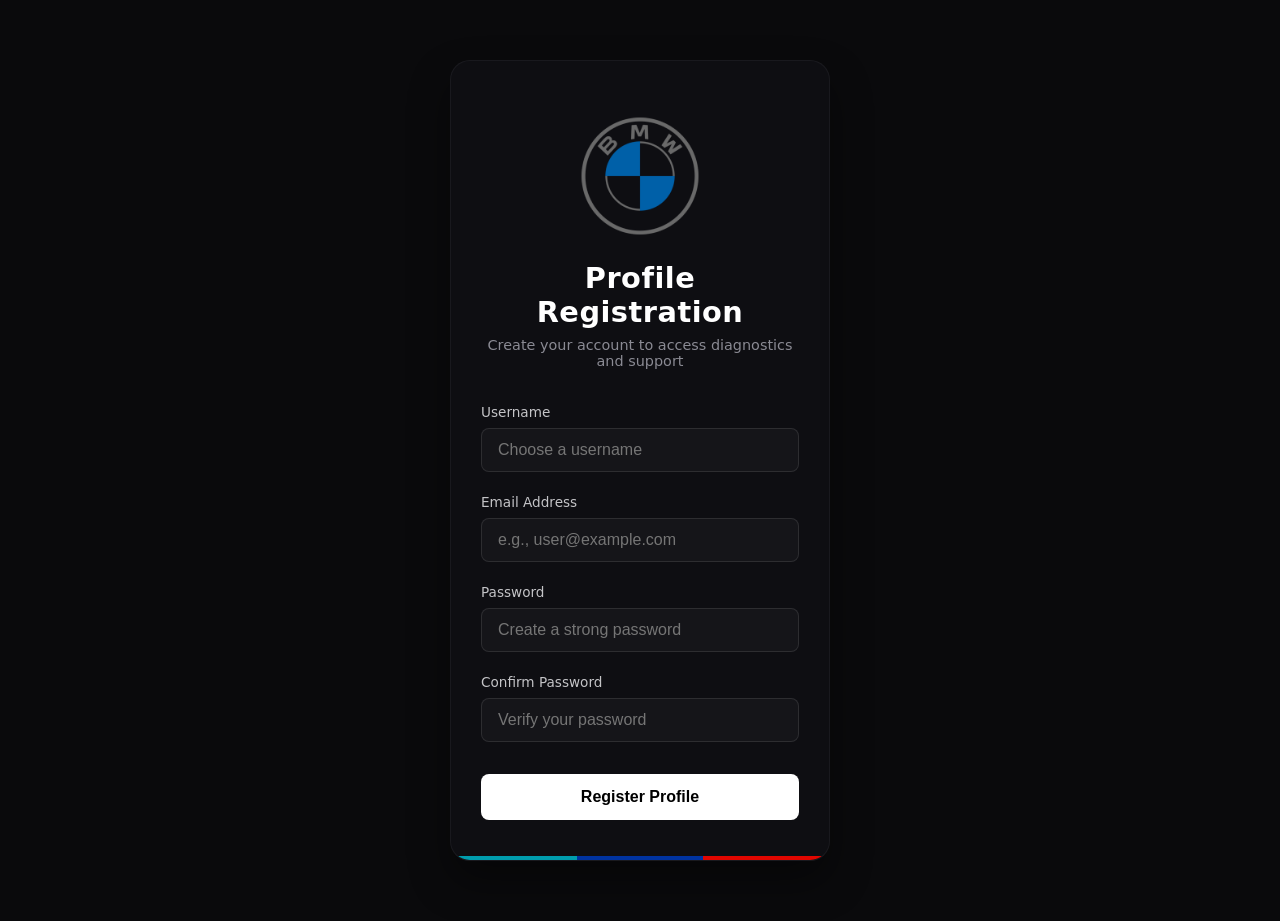
<file: registration.html>
<!DOCTYPE html>
<html lang="en">
<head>
    <meta charset="UTF-8">
    <meta name="viewport" content="width=device-width, initial-scale=1.0">
    <title>M-Performance Support | Register Profile</title>
        <link rel="icon" href="BMW-logo2.png" type="image/x-icon">
    <link rel="stylesheet" href="registration_CSS.css">
</head>
<body>
    <div class="login-container">
        <div class="login-card">
            <div class="login-header">
                <img src="BMW-logo2.png" alt="BMW Logo" class="login-logo">
                <h2>Profile Registration</h2>
                <p>Create your account to access diagnostics and support</p>
            </div>

            <form id="registrationForm">
                <div class="input-group">
                    <label for="username">Username</label>
                    <input type="text" id="username" required autocomplete="off" placeholder="Choose a username">
                </div>

                <div class="input-group">
                    <label for="email">Email Address</label>
                    <input type="email" id="email" required autocomplete="off" placeholder="e.g., user@example.com">
                </div>

                <div class="input-group">
                    <label for="password">Password</label>
                    <input type="password" id="password" required placeholder="Create a strong password">   
                </div>
                <div class="input-group">
                    <label for="confirmPassword">Confirm Password</label>
                    <input type="password" id="confirmPassword" required placeholder="Verify your password">   
                </div>

                <button type="submit" class="login-btn">Register Profile</button>
            </form>

            <div class="m-stripes-divider"></div>
        </div>
    </div>
    <script src="auth.js"></script>
</body>
</html>
</file>
<file: gallery_CSS.css>
/* Universal box-sizing for consistent layout */
* {
    margin: 0;
    padding: 0;
    box-sizing: border-box;
}

body {
    font-family: system-ui, -apple-system, BlinkMacSystemFont, 'Segoe UI', Roboto, Oxygen, Ubuntu, Cantarell, 'Open Sans', 'Helvetica Neue', sans-serif;
    background-color: #000;
    color: #fff;
}
   /* Group for logo and brand text */
        .left-section {
            display: flex;
            align-items: center; 
            gap: 15px; 
        }

        .left-section img {
            height: 60px;
            width: 60px;
            object-fit: contain; /* Keeps the stripes perfectly sharp and un-stretched */
        }
        .back-button-container {
            Background-color: transparent;
            display: flex;
            align-items: center;
            justify-content: center;
        }

        /* Container for "Performance" and "The Beast" */
        .brand-text {
            display: flex;
            flex-direction: column; /* Stacks the text vertically */
            justify-content: center; /* Centers the text vertically within its space */
        }

        .main-brand-name {
            font-size: 1.4em; /* Larger for "Performance" */
            font-weight: bold;
            color: white;
            margin-bottom: 2px; /* Small space between the two lines of text */
        }

        .sub-brand-name {
            font-size: 0.9em; /* Smaller for "The Beast" */
            color: lightgray; /* Slightly muted color */
        }

        /* ==========================================================================
   📌 ULTRA-STABLE FLOATING NAVIGATION BAR (YOUTUBE LAYOUT)
   ========================================================================== */
header {
    position: sticky; 
    top: 20px; /* Keeps it 20px from the top of the viewport for a premium floating effect */
    width: 90%;
    max-width: 850px; /* Limits the width for better aesthetics on large screens */
    margin: 0 auto; /* Centers the nav bar horizontally */
    z-index: 9999; /* Forces it to float on top of video grids, headers, and images */
   /* 1. The Blur (The Magic Ingredient) */
    backdrop-filter: blur(16px) saturate(180%);
    -webkit-backdrop-filter: blur(16px) saturate(180%); /* Required for Safari/iOS */
    
    /* 2. The Semi-Transparent Background */
    /* 2. The Semi-Transparent Background */
           background-color: rgba(0, 0, 0, 0.65); 
    
    border: 1px solid rgba(255, 255, 255, 0.1); /* Keep the border subtle */
    border-radius: 50px; /* Subtle pill-shaped rounding for a modern look */
}
nav {
    display: grid;
    grid-template-columns: 1fr auto 1fr; /* Left section for logo, right section for navigation links */
    align-items: center;
    justify-content: flex-start; /* Aligns items to the left, with space for the logo */
    gap: 50px; /* Space between the logo and the navigation links */
    height: 80px;
    width: 100% !important;
    padding: 0 40px;
}

        /* Navigation links on the right */
        .navcontent {
            list-style: none;
            display: flex;
            justify-content: center; 
            align-items: center;
            gap: 35px; /* Space between the main navigation links */
            margin: 0; /* Reset default ul margin */
            padding: 0; /* Reset default ul padding */
        }

        nav ul li a {
            text-decoration: none;
            color: white;
            padding: 16px 0; /* Vertical padding for clickable area */
            display: block; /* Ensures the whole padded area is clickable */
            transition: color 0.3s, font-size 0.3s; /* Smooth hover transition */
        }

        nav ul li a:hover {
            color: rgb(127, 255, 212);
            font-size: 1.1rem; /* Slight size increase on hover */
        }
        .user-avatar {
            width: 45px;
            height: 45px;
            background-color: rgb(255, 255, 255);
            border-radius: 50%;
            display: flex;
            justify-content: center;
            align-items: center;
        }
        .user-avatar span{
            color: rgb(0, 0, 0);
            font-weight: bold;
            font-size: 1.1rem;
        }
        

        /*=================================================z==============================================================*/
        /* DROPDOWN */
        /*===============================================================================================================*/
        li.frustration {
            position: relative; /* Essential for positioning the dropdown content */
            display: inline-block;
        }

        .morefrustration {
            padding: 16px 0; /* Consistent padding with other nav links */
            display: block;
            text-align: center;
        }


        li a:hover,
        .frustration:hover .morefrustration {
            color: aquamarine;
            font-size: 1.1rem; /* Consistent hover size */
        }

        .frustration1 {
            display: none;
            position: absolute;
            z-index: 1000; /* Ensures dropdown is above other content */
           /* 1. The Blur (The Magic Ingredient) */
            backdrop-filter: blur(16px) saturate(180%);
            -webkit-backdrop-filter: blur(16px) saturate(180%); /* Required for Safari/iOS */
    
            /* 2. The Semi-Transparent Background */
            background-color: rgba(0, 0, 0, 0.65); 
    
            border: 1px solid rgba(255, 255, 255, 0.1); /* Keep the border subtle */
            min-width: 160px;
            box-shadow: 0px 8px 16px 0px rgba(0, 0, 0, 0.2);
            border-radius: 25px; /* Optional: subtle rounded corners */
            overflow: hidden; /* Ensures content respects border-radius */
            left: 50%; /* Start dropdown at 50% from parent's left edge */
            transform: translateX(-50%); /* Adjust to truly center it */
            top: 100%; /* Position directly below the parent link */
        }

        .frustration1 a {
            color: white;
            display: block;
            text-align: left; /* Align dropdown items to the left */
            padding: 10px 15px; /* Padding for dropdown items */
            text-decoration: none;
            transition: background-color 0.2s, color 0.2s; /* Smooth hover transitions */
        }

        .frustration1 a:hover {
            color: turquoise;
            background-color: rgba(50, 200, 200, 0.15); /* Subtle background on hover */
        }

        .frustration:hover .frustration1 {
            display: block;
        }
   /* ==========================================================================
   👤 DEDICATED AVATAR DROPDOWN (ADAPTED FROM ORIGINAL BRAND MOTORSPORT STYLES)
   ========================================================================== */

/* Outer container holding the avatar circle */
.avatar-dropdown-wrapper {
    position: relative; /* Essential for positioning the dropdown content */
    display: inline-block;
    height: 100%;       /* Stretches container to match your full nav height block */
    display: flex;      /* Align the avatar circle perfectly in the middle vertical axis */
    align-items: center;
    margin-left: 0 !important;
    justify-content: end; /* Space from the right edge of the nav bar */
}

/* The custom menu panel box inheriting your exact theme values */
.avatar-menu-panel {
    display: none;      /* Inherits original behavior: Hidden until parent wrapper is hovered */
    position: absolute;
    z-index: 1000;      /* Ensures dropdown is above other content */
    
    /* Exact Color and Transparency extracted from your .frustration1 rules */
    background-color: rgba(7, 7, 7, 0.9); 
    box-shadow: 0px 8px 16px 0px rgba(0, 0, 0, 0.2);
    border-radius: 4px; 
    overflow: hidden;   /* Ensures content respects border-radius */
    min-width: 220px;
    white-space: nowrap; /* Prevents text from breaking into multiple lines */
    /* 🚀 THE ACCURACY FIX: Anchors it flush with the bottom of your 80px navbar block */
    top: 100%; 
    right: 0;           /* Flushes smoothly against your right window margins */
}

/* Base text links configuration inside the panel */
.avatar-menu-panel a {
    color: white;
    display: block;
    text-align: left;   /* Align dropdown items to the left */
    padding: 10px 15px; /* Exact spacing from original dropdown items layout */
    text-decoration: none;
    font-size: 0.95rem;
    transition: background-color 0.2s, color 0.2s; /* Smooth hover transitions */
}

/* Hover state matching your exact corporate signature styling */
.avatar-menu-panel a:hover {
    color: turquoise;
    background-color: rgba(50, 200, 200, 0.15); /* Subtle background on hover */
}

/* 🔥 THE HOVER TRIGGER: Shows the panel cleanly when cursor enters the wrapper box area */
.avatar-dropdown-wrapper:hover .avatar-menu-panel {
    display: block;
}

/* --- Internal Layout Adjustments For Driver Authentication States --- */
.driver-profile-header {
    color: aquamarine;  /* Matches your link font hover color highlights */
    padding: 10px 15px;
    font-weight: bold;
    font-size: 0.85rem;
    border-bottom: 1px solid rgba(255, 255, 255, 0.05);
    letter-spacing: 0.5px;
}

.avatar-menu-panel .delete-profile-link {
    color: #ff4d4d !important; /* Highlights profile deletion warning system alerts */
}

.avatar-menu-panel .delete-profile-link:hover {
    background-color: rgba(255, 77, 77, 0.1) !important;
}

.avatar-menu-panel .logout-link {
    border-top: 1px solid rgba(255, 255, 255, 0.05);
}
    
/* Slideshow Section */
.slideshow-container {
    position: relative;
    height: 600px;
    overflow: hidden;
    margin-bottom: 50px;
    margin-top: -100px;
    padding-top: -100px;
}

.slideshow-image {
    width: 100%;
    height: 100%;
    object-fit: cover;
    position: absolute;
    top: 0;
    left: 0;
    opacity: 0;
    transition: opacity 1.5s ease-in-out;
    cursor: pointer;
}

.slideshow-image.active {
    opacity: 0.8;
}

.image-info {
    position: absolute;
    bottom: 20px;
    left: 50%;
    transform: translateX(-50%);
    background: rgba(0, 0, 0, 0.7);
    color: white;
    padding: 10px 20px;
    border-radius: 5px;
    opacity: 0;
    transition: opacity 0.3s ease;
    pointer-events: none;
}

.slideshow-container:hover .image-info {
    opacity: 1;
}

/* Projects Section */
.projects-section {
    padding: 50px 20px;
    text-align: center;
}

.projects-section h2 {
    font-size: 2.5em;
    margin-bottom: 20px;
}

.projects-container {
    display: flex;
    flex-wrap: wrap;
    justify-content: center;
    gap: 20px;
    margin-top: 40px;
}

.project-card {
    width: 300px;
    border-radius: 10px;
    overflow: hidden;
    box-shadow: 0 4px 8px rgba(0, 0, 0, 0.2);
    transition: transform 0.3s ease, box-shadow 0.3s ease;
    cursor: pointer;
    position: relative;
}

.project-card:hover {
    transform: translateY(-10px);
    box-shadow: 0 8px 16px rgba(0, 0, 0, 0.4);
}

.project-card img {
    width: 100%;
    height: 200px;
    object-fit: cover;
    display: block;
}

.project-info {
    padding: 15px;
    background-color: #111;
    text-align: left;
}

.project-info h3 {
    margin: 0;
    font-size: 1.2em;
}

.project-info p {
    margin: 5px 0 0;
    color: rgb(204, 204, 204);
    font-size: 0.9em;
}
.link-part2{
    text-decoration: none;
    color: lightgray;
}
/*=============================================================================================*/
/*                             Ending Webpage Footer Structure                                 */
/*=============================================================================================*/

.second {
    background-color: rgb(27, 24, 24);
    padding: 25px 60px; /* Shorter vertical padding like the SKITS footer layout */
    width: 100%;
    box-sizing: border-box;
}

/* Single linear container row matching SKITS alignment */
.footer-skits-row {
    display: flex;
    justify-content: space-between; /* Distributes left, center, and right items evenly */
    align-items: center; /* Locks map, languages, and socials to the middle horizontal line */
    max-width: 1400px;
    margin: 0 auto;
    gap: 30px;
}

/* --- Left Item (Locked Left) --- */
.footer-left-item {
    flex: 1;
    display: flex;
    justify-content: flex-start;
}

.bmw-map-container {
    width: 290px; /* Compact map scaling to maintain shorter footer space */
    border-radius: 8px;
    overflow: hidden;
    box-shadow: 0 4px 15px rgba(0, 0, 0, 0.4);
    border: 1px solid #333;
}

.bmw-map-container iframe {
    width: 100%;
    height: 120px; /* Reduced box height for low profile */
    border: 0;
    display: block;
}

/* --- Center Item (Locked Middle) --- */
.footer-center-item {
    display: flex;
    flex: 1;
    align-items: center;
    justify-content: center;
    flex-direction: column;
    align-items: center;
    height: auto;
    gap: 18px;
}

nav.main-navbar {
    display: flex;
    align-items: center;
    height: auto;
    padding: 0;
}

.navcontent-2 {
    list-style: none;
    display: flex;
    gap: 18px;
    margin: 0;
    padding: 0;
}

/* --- Right Item (Locked Right) --- */
.footer-right-item {
    flex: 1;
    display: flex;
    justify-content: space-between;
}

.footer-social-container {
    display: flex;
    align-items: center;
    text-align: right;
    gap: 16px;
}

.footer-brand-text {
    font-size: 0.4rem;
    font-weight: 600;
    letter-spacing: 0.15em;
    color: white;
    text-transform: uppercase;
}

.social-icons-wrapper {
    display: flex;
    align-items: center;
    gap: 20px;
}

/* --- Integrated Sub-links (Privacy / Terms under Language) --- */
.footer-navbar {
    margin: 0;
}

.legal-links {
    list-style: none;
    display: flex;
    gap: 20px;
    margin: 0;
    padding: 0;
    white-space: nowrap; /* Prevents wrapping of legal links */
    font-size: 0.8rem; /* Slightly smaller font for legal links */
}

/* ==========================================================================
   Polished Core Typography & Vibrant Aquarium Hover Effects
   ========================================================================== */

.navcontent-2 a,  
.social-link-icon {
    color: white;
    text-decoration: none;
    font-size: 0.8rem;
    letter-spacing: 0.05em;
    display: inline-flex;
    align-items: center;
    justify-content: center;
    background: none !important;
    border: none !important;
    /* Preserves original transition properties and smooth speed curves */
    transition: color 0.3s ease, font-size 0.3s ease, text-shadow 0.3s ease, transform 0.3s ease;
}

.legal-links a {
    font-size: 0.8rem;
    color: white;
    text-decoration: none;
    letter-spacing: 0.05em;
    display: inline-flex;
    align-items: center;
    justify-content: center;
    background: none !important;
    border: none !important;
    /* Preserves original transition properties and smooth speed curves */
    transition: color 0.3s ease, font-size 0.3s ease, text-shadow 0.3s ease, transform 0.3s ease;
}

/* Preserves your original text-shadow properties and neon glow responses */
.navcontent-2 a:hover,
.social-link-icon:hover {
    color: rgb(127, 255, 212) !important; 
    text-shadow: 0 0 10px rgba(4, 179, 120, 0.6);
    cursor: pointer;    
    transform: scale(1.1); /* Fluid layout scaling */
}
.legal-links a:hover{
    color: rgb(127, 255, 212) !important; 
    text-shadow: 0 0 10px rgba(4, 179, 120, 0.6);
    cursor: pointer;    
    transform: scale(0.9rem); /* Fluid layout scaling */
}
/* --- Bottom Copyright Row (Clean next-line inclusion) --- */
.footer-copyright-row {
    width: 100%;
    text-align: center;
    margin-top: 15px;
    border-top: 1px solid #333;
    padding-top: 10px;
}

.footer-copyright-row p {
    margin: 0;
    font-size: 0.8rem;
    color: white;
    text-align: center;
    letter-spacing: 0.05em;
}
.footer-copyright-row p a {
    color: white;
    text-decoration: none;
}



/* ==========================================================================
   Floating Action Button (FAB) Setup - Premium Black Theme
   ========================================================================== */
#bmwAiToggleBtn {
    position: fixed;
    bottom: 30px;
    right: 30px;
    width: 60px;
    height: 60px;
    border-radius: 50%;
    /* Swapped color to deep black to match vehicle background style */
    background-color: #111111; 
    border: 1px solid #333;
    cursor: pointer;
    box-shadow: 0 4px 20px rgba(0, 0, 0, 0.6);
    display: flex;
    align-items: center;
    justify-content: center;
    z-index: 100000;
    transition: transform 0.2s ease, background-color 0.2s ease, border-color 0.2s ease;
}

#bmwAiToggleBtn:hover {
    background-color: #1c1c1c;
    border-color: #0066cc;
}

/* ==========================================================================
   Global Gemini Logo Gradient Style Application
   ========================================================================== */
.gemini-logo-icon path {
    /* Directs browser to fill the paths with our multi-color linear scale map */
    fill: url(#geminiGradient);
    stroke: url(#geminiGradient);
    stroke-width: 0.5;
}

/* ==========================================================================
   VS Code Style Sidebar Base Layer
   ========================================================================== */
#bmwAiSidePanel {
    position: fixed;
    top: 0;
    right: -400px;
    width: 400px;
    height: 100vh;
    background-color: #1c1c1c;
    border-left: 1px solid #333;
    box-shadow: -4px 0 24px rgba(0, 0, 0, 0.5);
    z-index: 99999;
    transition: right 0.3s ease-in-out;
    display: flex;
    flex-direction: column;
    font-family: sans-serif;
    color: #ffffff;
    box-sizing: border-box;
}

/* Header Area Alignment Configuration */
#bmwAiSidePanel .panel-header {
    padding: 20px;
    border-bottom: 1px solid #333;
    display: flex;
    justify-content: space-between;
    align-items: center;
    background-color: #111111;
}

#bmwAiSidePanel .brand-wrapper {
    display: flex;
    align-items: center;
    gap: 8px;
}

#bmwAiSidePanel .panel-header h3 {
    color: #0066cc;
    margin: 0;
    font-size: 15px;
    letter-spacing: 0.5px;
    font-weight: bold;
}

#bmwAiSidePanel .close-btn {
    background: transparent;
    border: none;
    color: #888;
    cursor: pointer;
    font-size: 20px;
    line-height: 1;
}

#bmwAiSidePanel .close-btn:hover {
    color: #fff;
}

/* ==========================================================================
   Content Area & Text Elements
   ========================================================================== */
#bmwAiSidePanel .panel-content {
    flex: 1;
    overflow-y: auto;
    padding: 20px;
    display: flex;
    flex-direction: column;
    gap: 15px;
}

#bmwAiSidePanel .panel-description {
    font-size: 12px;
    color: #aaa;
    margin: 0;
    line-height: 1.4;
}

#bmwAiSidePanel .output-container {
    display: flex;
    flex-direction: column;
    gap: 8px;
}

#bmwAiSidePanel .label-heading {
    font-size: 11px;
    color: #888;
    text-transform: uppercase;
    letter-spacing: 0.5px;
}

#aiOutputView {
    background-color: #222222;
    padding: 15px;
    border-radius: 6px;
    font-size: 13px;
    min-height: 100px;
    white-space: pre-wrap;
    color: #dddddd;
    border-left: 4px solid #0066cc;
    line-height: 1.5;
}

/* ==========================================================================
   Footer Input Fields & Button Controls
   ========================================================================== */
#bmwAiSidePanel .panel-footer {
    padding: 20px;
    border-top: 1px solid #333;
    background-color: #111111;
    display: flex;
    flex-direction: column;
    gap: 10px;
}

#bmwAiSidePanel textarea {
    width: 100%;
    height: 80px;
    background-color: #2a2a2a;
    color: #ffffff;
    border: 1px solid #444;
    border-radius: 6px;
    padding: 10px;
    box-sizing: border-box;
    resize: none;
    font-size: 13px;
    line-height: 1.4;
}

#bmwAiSidePanel textarea:focus {
    border-color: #0066cc;
    outline: none;
}

#bmwAiSidePanel .analyze-btn {
    width: 100%;
    background-color: #0066cc;
    color: white;
    border: none;
    padding: 12px;
    border-radius: 6px;
    cursor: pointer;
    font-weight: bold;
    font-size: 13px;
    transition: background-color 0.2s ease;
}

#bmwAiSidePanel .analyze-btn:hover {
    background-color: #0052a3;
}

        
        
/* ==========================================================================
   PREMIUM CENTRIC BMW PRELOADER STYLING
   ========================================================================== */
#preloader {
    position: fixed;
    top: 0;
    left: 0;
    width: 100%;
    height: 100vh;
    background-color: #0a0a0c; /* Deep dark room black space */
    display: flex;
    justify-content: center;
    align-items: center;
    z-index: 9999; /* Forces it to stay completely on top of everything */
    transition: opacity 0.5s ease, visibility 0.5s ease;
}

.preloader-content {
    text-align: center;
    display: flex;
    flex-direction: column;
    align-items: center;
    gap: 20px; /* Clean spacing between logo and waving dots */
}

.loader-logo {
    width: 90px;
    height: auto;
    animation: subtle-pulse 2s infinite ease-in-out;
}

/* Waving Triple-Dot Engine */
.waving-dots {
    display: flex;
    gap: 8px;
}

.waving-dots span {
    width: 10px;
    height: 10px;
    background-color: #0066b2; /* Signature BMW Motorsport Blue */
    border-radius: 50%;
    display: inline-block;
    animation: wave-bounce 1.4s infinite ease-in-out both;
}

/* Delaying the bounces to create the waving fluid motion sequence */
.waving-dots span:nth-child(1) {
    animation-delay: -0.32s;
}

.waving-dots span:nth-child(2) {
    animation-delay: -0.16s;
    background-color: #15183b; /* Dark Navy Middle Stripe Accent */
}

.waving-dots span:nth-child(3) {
    background-color: #ce1324; /* M-Performance Track Red Accent */
}

/* --- PRELOADER KEYFRAME ANIMATIONS --- */
@keyframes wave-bounce {
    0%, 80%, 100% { 
        transform: translateY(0);
    }
    40% { 
        transform: translateY(-12px); /* Smooth upward waving movement */
    }
}

@keyframes subtle-pulse {
    0%, 100% { transform: scale(1); opacity: 0.9; }
    50% { transform: scale(1.04); opacity: 1; }
}
</file>
<file: login_CSS.css>
* {
    margin: 0;
    padding: 0;
    box-sizing: border-box;
}

body {
    font-family: system-ui, -apple-system, BlinkMacSystemFont, 'Segoe UI', Roboto, sans-serif;
    background-color: #0a0a0c; /* Deep dark room backdrop */
    color: white;
    height: 100vh;
    display: flex;
    justify-content: center;
    align-items: center;
    /* 1. The base canvas color (Deep dark grey/black) */
    background-color: #0f0f12; 

    /* 2. The glowing orbs */
    background-image: 
        /* Bottom Left: The M-Performance Cyan Glow */
        radial-gradient(circle at bottom left, rgba(0, 204, 255, 0.25) 0%, transparent 50%),
        
        /* Bottom Right: The M-Performance Red/Magenta Glow */
        radial-gradient(circle at bottom right, rgba(255, 0, 85, 0.25) 0%, transparent 50%);

    /* 3. Keep the glow locked in place even if the user scrolls */
    background-attachment: fixed;
    background-repeat: no-repeat;
    background-size: cover;
}

/* Centered Layout Card Container */
.login-container {
    width: 100%;
    max-width: 420px;
    padding: 20px;
    border: 1px solid rgba(255, 255, 255, 0.05); 
    border-radius: 16px;
    box-shadow: 0px 10px 30px rgba(0, 0, 0, 0.5);
}

.login-card {
    background-color: rgba(15, 16, 20, 0.8);
    border: 1px solid rgba(255, 255, 255, 0.05);
    border-radius: 16px;
    padding: 40px 30px;
    box-shadow: 0 20px 40px rgba(0, 0, 0, 0.4);
    position: relative;
    overflow: hidden;
}

/* Header Context */
.login-header {
    text-align: center;
    margin-bottom: 35px;
}

.login-header h2 {
    font-size: 1.8rem;
    font-weight: bold;
    letter-spacing: 0.5px;
    margin-bottom: 8px;
}

.login-header p {
    color: #8a8a93;
    font-size: 0.9rem;
}

/* Input Fields Layout */
.input-group {
    margin-bottom: 22px;
}

.input-group label {
    display: block;
    font-size: 0.85rem;
    color: #c4c4c7;
    margin-bottom: 8px;
    font-weight: 500;
}

.input-group input {
    width: 100%;
    padding: 14px 15px;
    background-color: rgba(255, 255, 255, 0.03);
    border: 1px solid rgba(255, 255, 255, 0.1);
    border-radius: 40px;
    color: white;
    font-size: 1rem;
    transition: all 0.3s ease;
}

.input-group input:focus {
    outline: none;
    border-color: turquoise;
    background-color: rgba(255, 255, 255, 0.06);
}

/* Submission System */
.login-btn {
    width: 100%;
    padding: 14px;
    background-color: white;
    color: black;
    border: none;
    border-radius: 40px;
    font-size: 1rem;
    font-weight: bold;
    cursor: pointer;
    transition: background-color 0.2s ease, transform 0.1s ease;
    margin-top: 40px;
}

.login-btn:hover {
    background-color: aquamarine;
}

.login-btn:active {
    transform: scale(0.98);
}

/* Signature Triple-Stripe Detail Asset on Bottom Border */
.m-stripes-divider {
    position: absolute;
    bottom: 0;
    left: 0;
    width: 100%;
    height: 4px;
    background: linear-gradient(to right,
        #009dae 0% 33.33%,     /* Light Blue */
        #0033a0 33.33% 66.66%, /* Dark Blue */
        #e10600 66.66% 100%    /* Track Red */
    );
}
.login-logo {
    display: block;
    width: 130px;         /* Keeps it huge and prominent */
    height: 130px;        /* Matches width for a perfect circle aspect ratio */
    object-fit: contain;  /* Guarantees the roundel vector doesn't warp or stretch */
    margin: 0 auto;       /* Centers it horizontally inside the card flow */
    
    /* The Bleed Effect: Pulls it up into the card padding area safely */
    margin-top: -20px;    
    margin-bottom: 15px;  /* Creates crisp spacing above the Access Control title */
    
    opacity: 0.95;        /* Premium subtle blending touch */
    transition: transform 0.3s ease;
}

/* Optional interactive easter egg when hovering over the card asset */
.login-card:hover .login-logo {
    transform: scale(1.03); /* Subtle high-performance engine pulse */
}
/*/////////////////////////////////////////////////////////*/
/* Login Failure Modal Styles */
/*/////////////////////////////////////////////////////////*/

/* Custom Modal Background Overlay */
#custom-alert {
    position: fixed;
    top: 0;
    left: 0;
    width: 100%;
    height: 100vh;
    background-color: rgba(0, 0, 0, 0.8); /* Darkens the rest of the screen */
    display: flex;
    justify-content: center;
    align-items: center;
    z-index: 10000;
    backdrop-filter: blur(5px);
}

/* The actual error box */
.modal-content {
    background-color: #121212;
    padding: 30px;
    border-radius: 12px;
    border: 1px solid rgba(255, 77, 77, 0.4); /* Muted red border */
    border-top: 4px solid #ff4d4d; /* Bright red top accent */
    text-align: center;
    min-width: 300px;
    box-shadow: 0px 10px 30px rgba(255, 77, 77, 0.15);
}

.modal-btn {
    margin-top: 20px;
    padding: 10px 20px;
    background-color: #333;
    color: white;
    border: none;
    border-radius: 8px;
    cursor: pointer;
    transition: background-color 0.3s;
}

.modal-btn:hover {
    background-color: #ff4d4d;
}

/* The class JS will use to hide it */
.hidden-modal {
    display: none !important;
}
</file>
<file: registration_CSS.css>
* {
    margin: 0;
    padding: 0;
    box-sizing: border-box;
}

body {
    font-family: system-ui, -apple-system, BlinkMacSystemFont, 'Segoe UI', Roboto, sans-serif;
    background-color: #0a0a0c; /* Deep dark room backdrop */
    color: white;
    min-height: 100vh;
    display: flex;
    justify-content: center;
    align-items: center;
    flex-direction: column;
    padding: 40px 0; /* Adds vertical padding for better spacing on smaller screens */
}

/* Centered Layout Card Container */
.login-container {
    width: 100%;
    max-width: 420px;
    padding: 20px;
    height: auto; /* Allows the container to grow based on content */
}

.login-card {
    background-color: rgba(15, 16, 20, 0.8);
    border: 1px solid rgba(255, 255, 255, 0.05);
    border-radius: 20px;
    padding: 40px 30px;
    box-shadow: 0 20px 40px rgba(0, 0, 0, 0.4);
    position: relative;
    overflow: hidden;
}

/* Header Context */
.login-header {
    text-align: center;
    margin-bottom: 35px;
}

.login-header h2 {
    font-size: 1.8rem;
    font-weight: bold;
    letter-spacing: 0.5px;
    margin-bottom: 8px;
}

.login-header p {
    color: #8a8a93;
    font-size: 0.9rem;
}

/* Input Fields Layout */
.input-group {
    margin-bottom: 22px;
}

.input-group label {
    display: block;
    font-size: 0.85rem;
    color: #c4c4c7;
    margin-bottom: 8px;
    font-weight: 500;
}

.input-group input {
    width: 100%;
    padding: 12px 16px;
    background-color: rgba(255, 255, 255, 0.03);
    border: 1px solid rgba(255, 255, 255, 0.1);
    border-radius: 8px;
    color: white;
    font-size: 1rem;
    transition: all 0.3s ease;
}

.input-group input:focus {
    outline: none;
    border-color: turquoise;
    background-color: rgba(255, 255, 255, 0.06);
}

/* Submission System */
.login-btn {
    width: 100%;
    padding: 14px;
    background-color: white;
    color: black;
    border: none;
    border-radius: 8px;
    font-size: 1rem;
    font-weight: bold;
    cursor: pointer;
    transition: background-color 0.2s ease, transform 0.1s ease;
    margin-top: 10px;
}

.login-btn:hover {
    background-color: aquamarine;
}

.login-btn:active {
    transform: scale(0.98);
}

/* Signature Triple-Stripe Detail Asset on Bottom Border */
.m-stripes-divider {
    position: absolute;
    bottom: 0;
    left: 0;
    width: 100%;
    height: 4px;
    background: linear-gradient(to right,
        #009dae 0% 33.33%,     /* Light Blue */
        #0033a0 33.33% 66.66%, /* Dark Blue */
        #e10600 66.66% 100%    /* Track Red */
    );
}
.login-logo {
    display: block;
    width: 130px;         /* Keeps it huge and prominent */
    height: 130px;        /* Matches width for a perfect circle aspect ratio */
    object-fit: contain;  /* Guarantees the roundel vector doesn't warp or stretch */
    margin: 0 auto;       /* Centers it horizontally inside the card flow */
    
    /* The Bleed Effect: Pulls it up into the card padding area safely */
    margin-top: 10px;    
    margin-bottom: 20px;  /* Creates crisp spacing above the Access Control title */
    
    opacity: 0.95;        /* Premium subtle blending touch */
    transition: transform 0.3s ease;
}

/* Optional interactive easter egg when hovering over the card asset */
.login-card:hover .login-logo {
    transform: scale(1.03); /* Subtle high-performance engine pulse */
}
</file>
